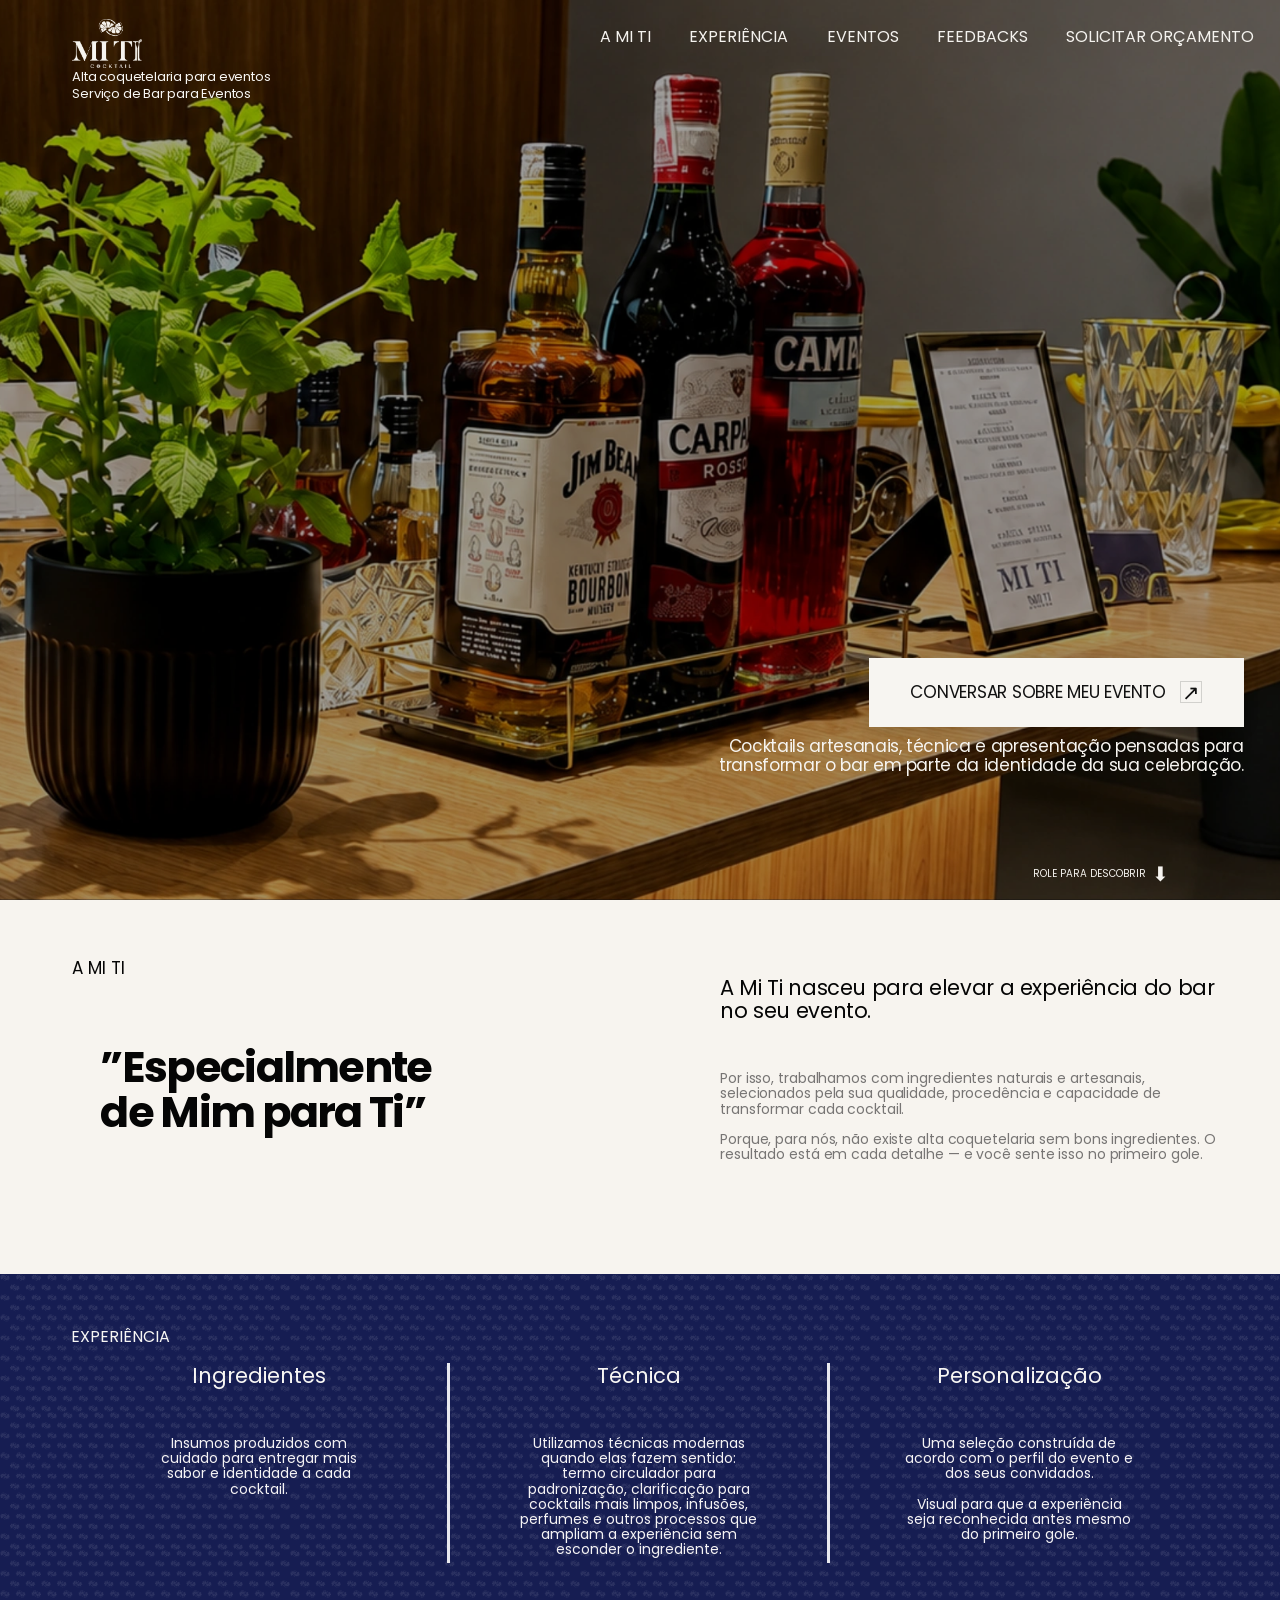
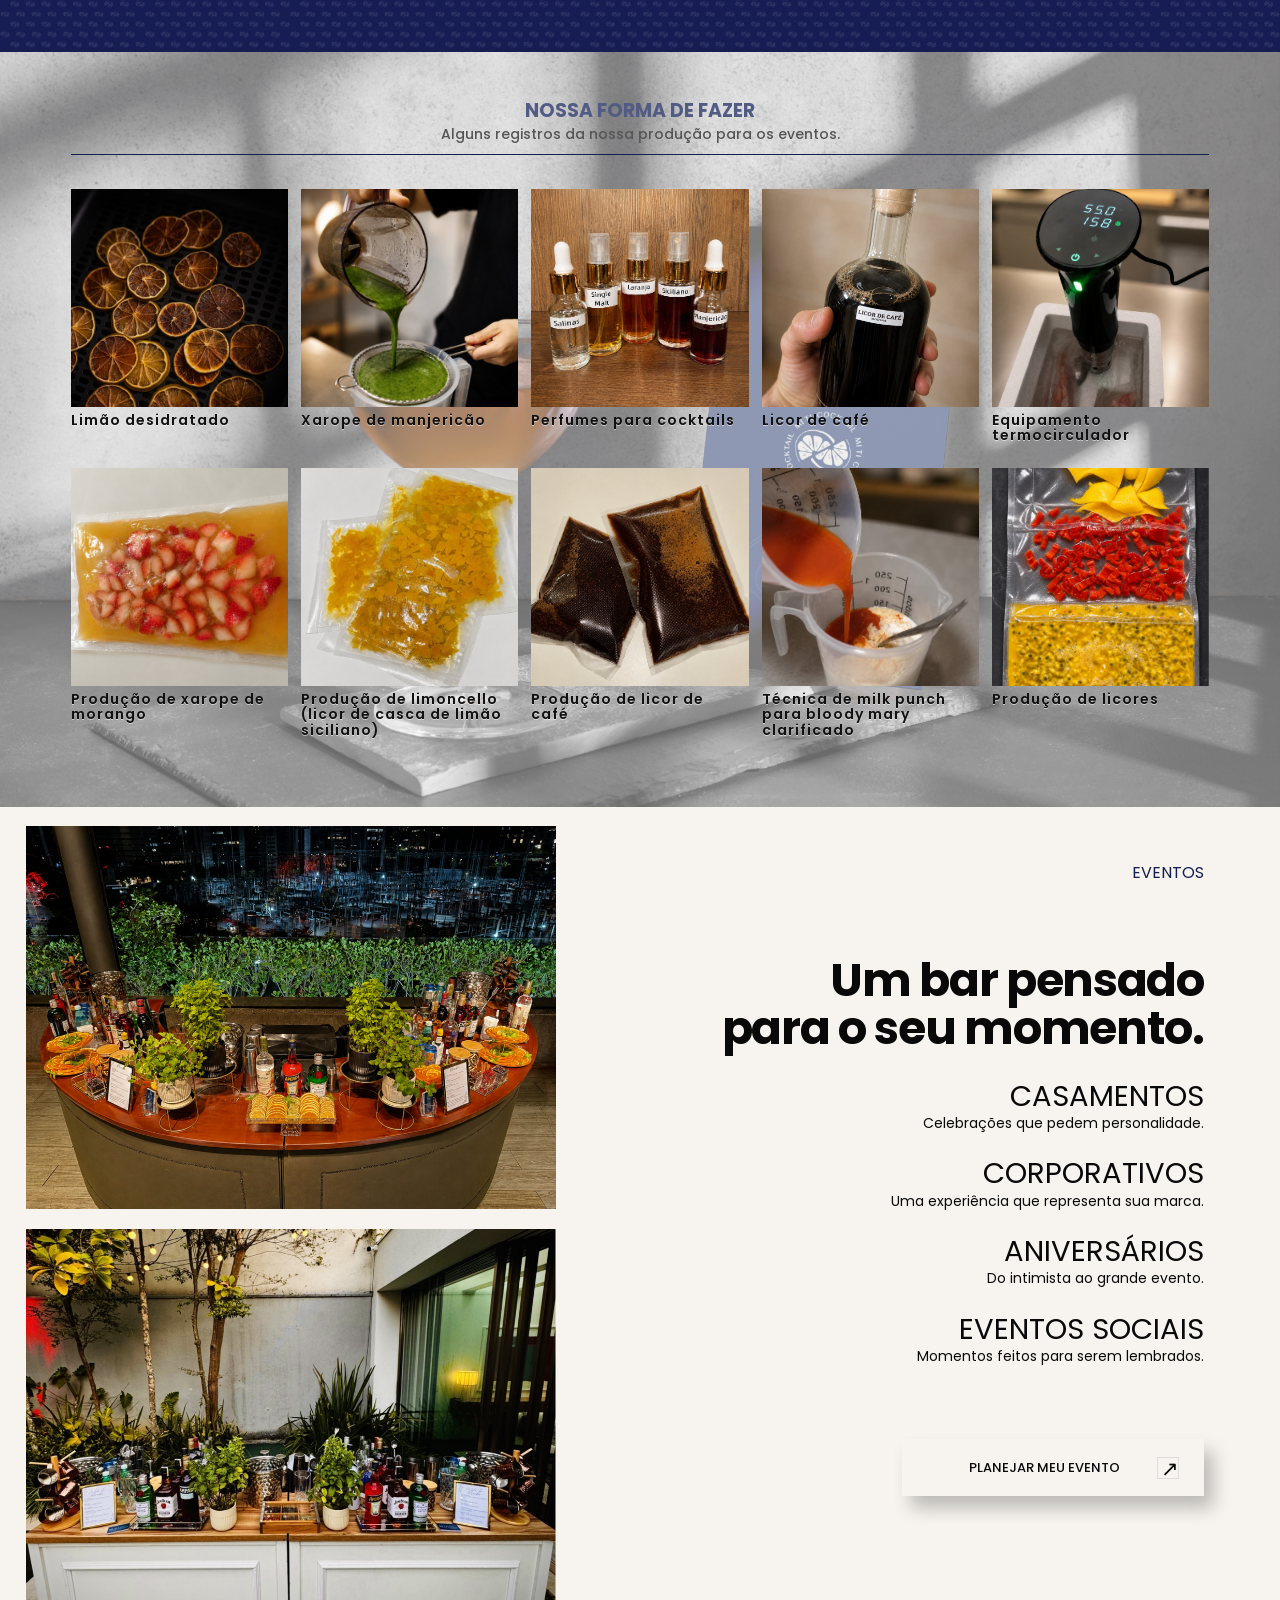
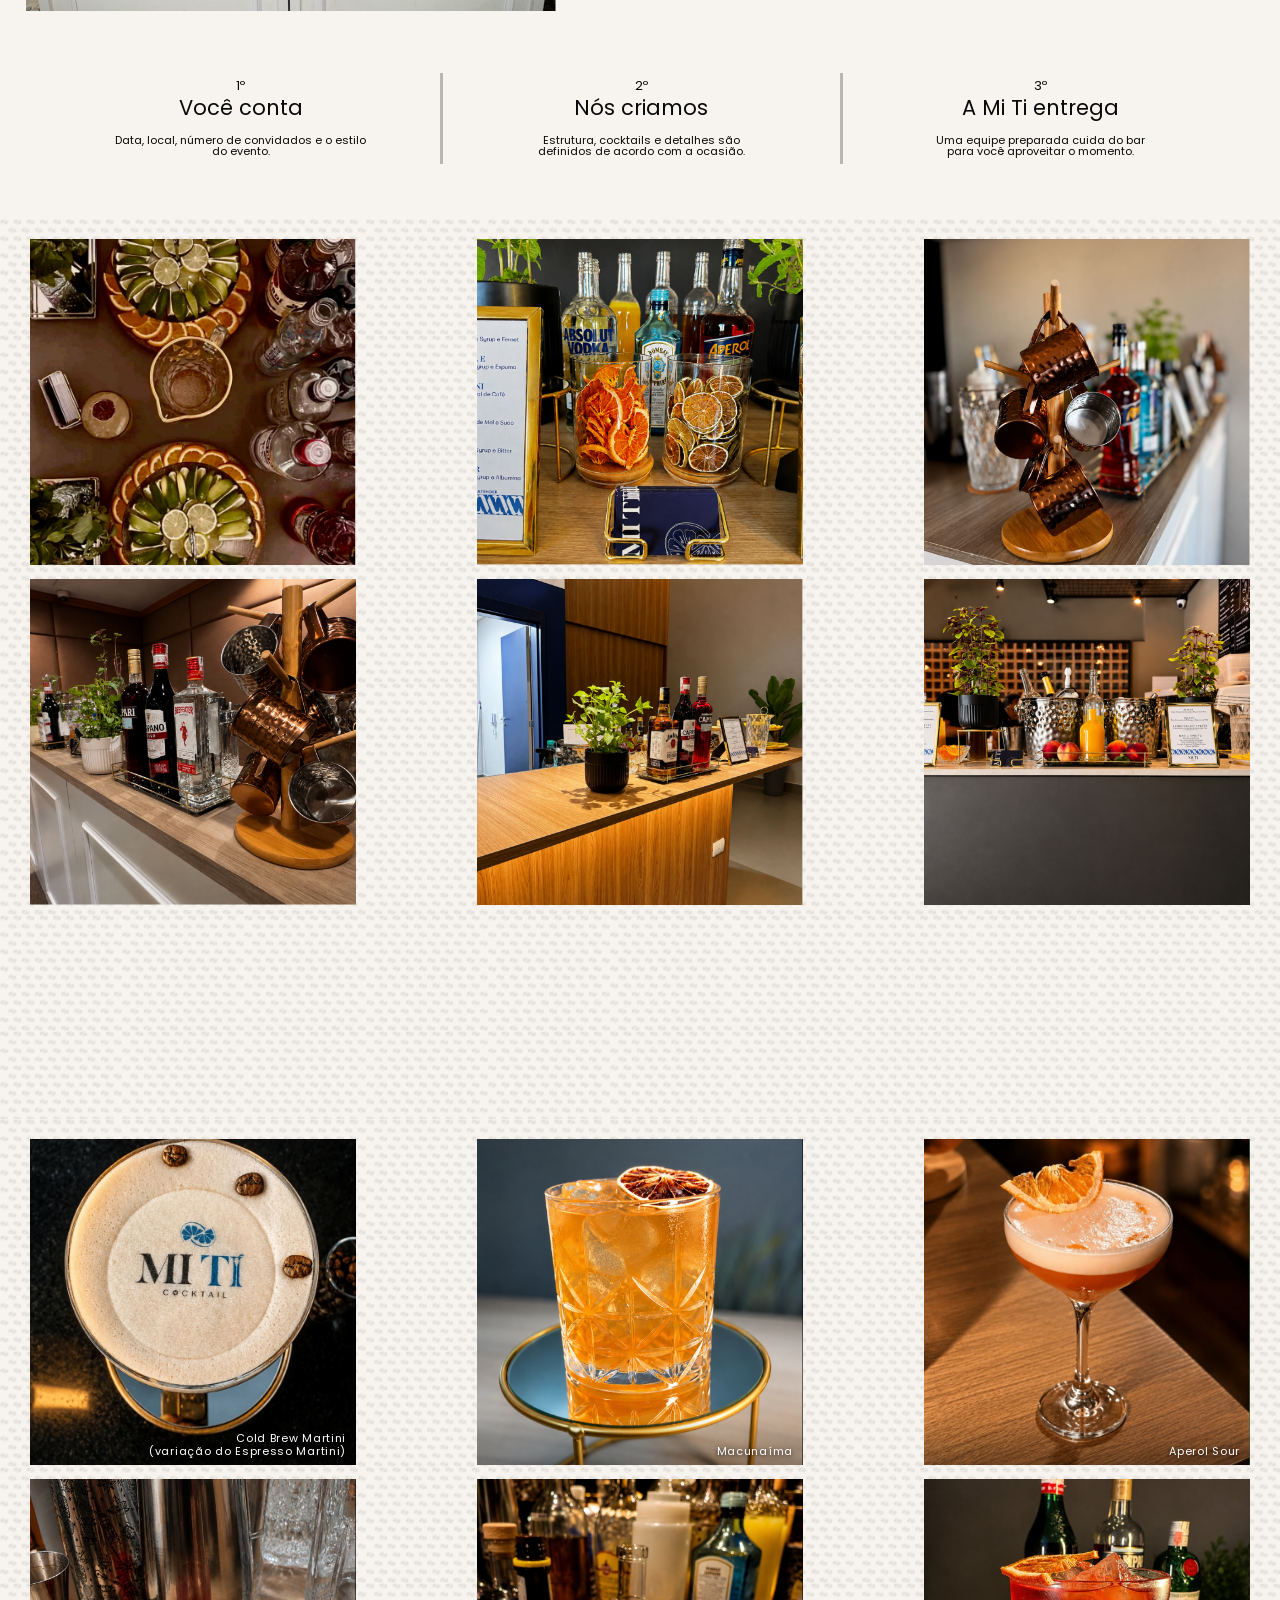
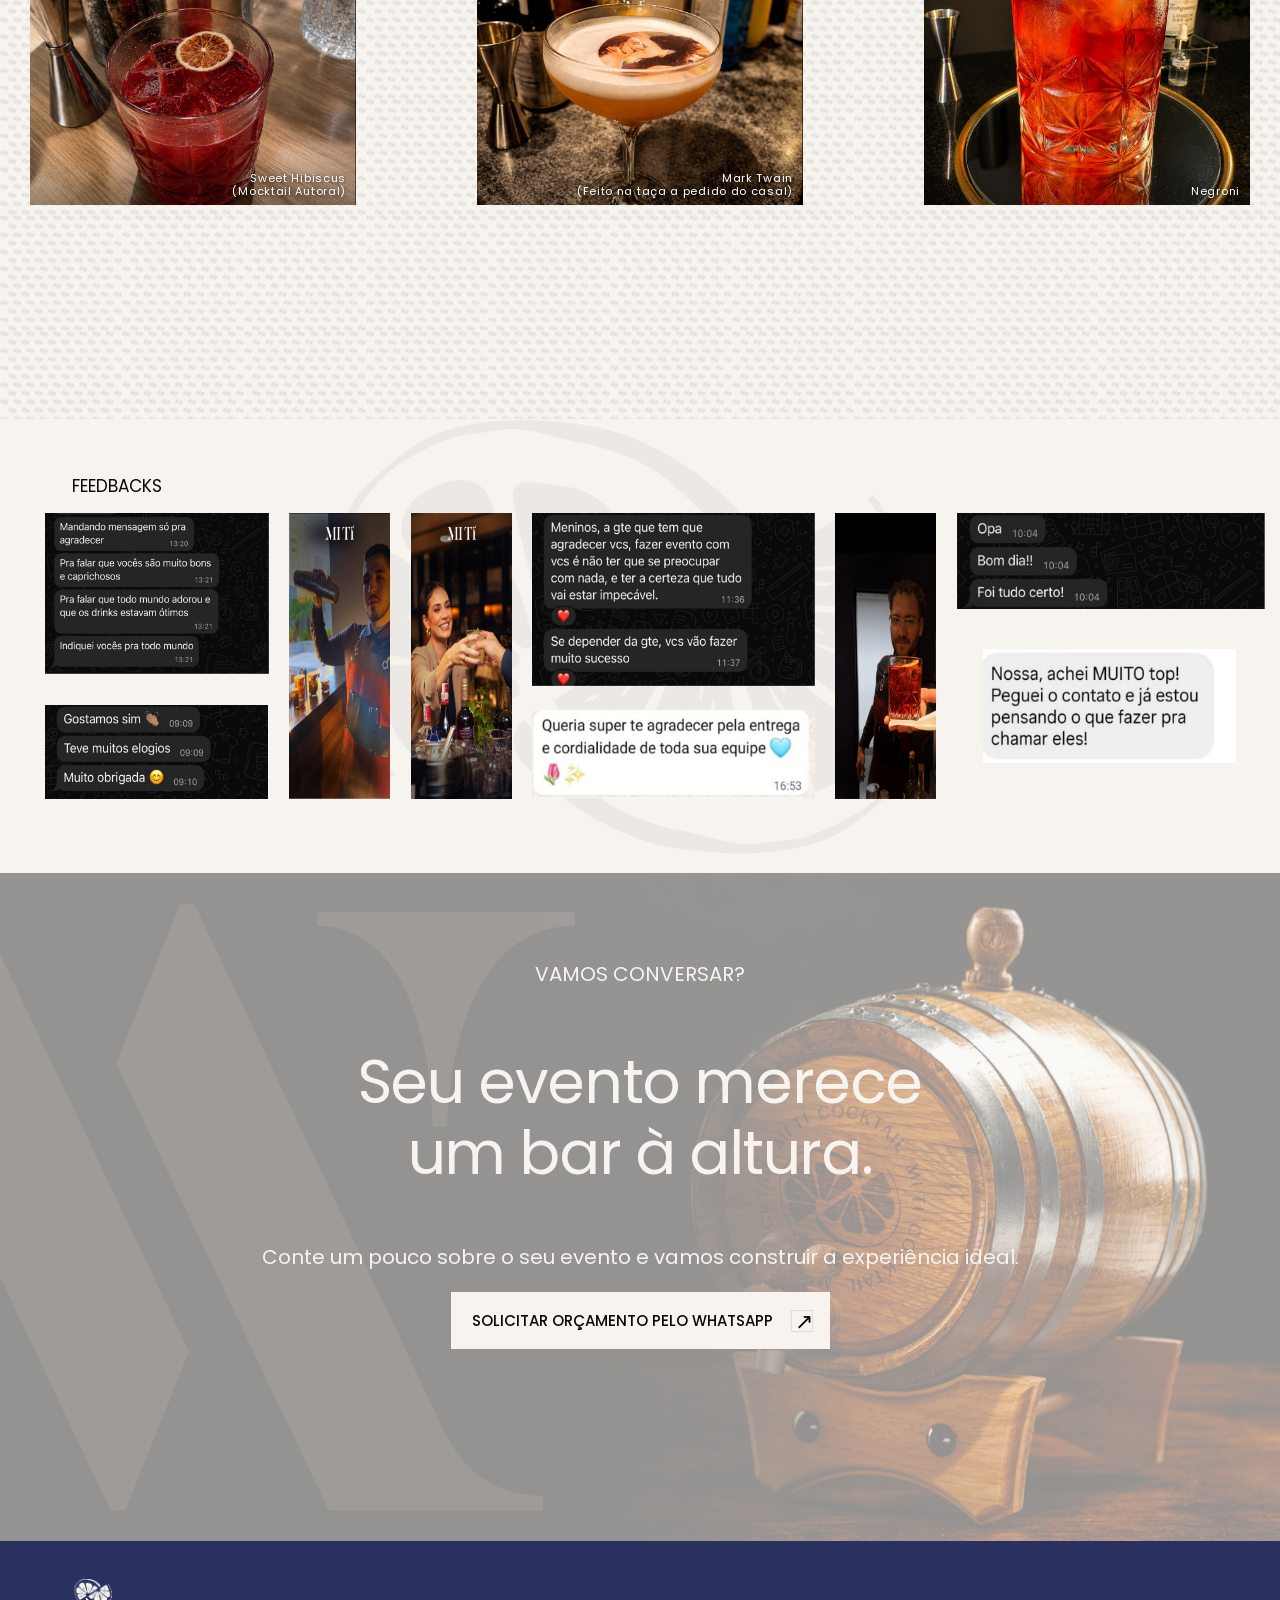
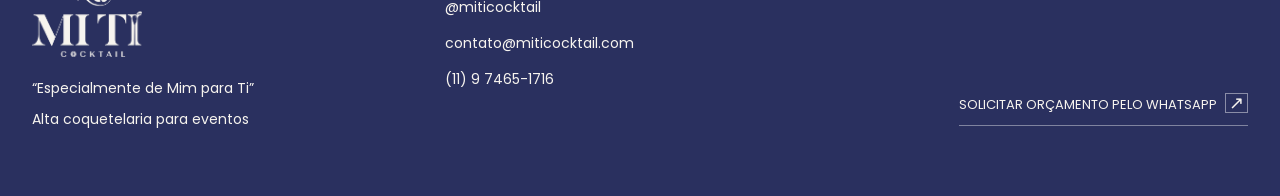
<file: index.html>
<!doctype html>
<html lang="pt-BR">
<head>
<!-- Google tag (gtag.js) -->
<script async src="https://www.googletagmanager.com/gtag/js?id=G-0N30VMMDWY"></script>
<script>
  window.dataLayer = window.dataLayer || [];
  function gtag(){dataLayer.push(arguments);}
  gtag('js', new Date());

  gtag('config', 'G-0N30VMMDWY');
</script>  
  <meta charset="utf-8">
  <meta name="viewport" content="width=device-width, initial-scale=1">
 <meta name="description" content="Serviço de bar para casamentos, eventos corporativos e celebrações. Alta coquetelaria, cocktails autorais, insumos artesanais e experiências personalizadas para tornar seu evento inesquecível.">
  <meta name="theme-color" content="#f7f4ef">
<title>Mi Ti Cocktail | Bar para Eventos em São Paulo</title>
<link rel="icon" href="/assets/favicon.ico" sizes="any">
<link rel="icon" type="image/png" sizes="48x48" href="/assets/favicon-48.png">
<link rel="icon" type="image/png" sizes="32x32" href="/assets/favicon-32.png">
<link rel="apple-touch-icon" href="/assets/favicon.png">

<meta property="og:type" content="website">
<meta property="og:title" content="Mi Ti Cocktail | Bar para Eventos em São Paulo">
<meta property="og:description" content="Serviço de bar para casamentos, eventos corporativos e celebrações. Alta coquetelaria, cocktails autorais e experiências personalizadas.">
<meta property="og:image" content="https://miticocktail.com/assets/og-image.jpg">
<meta property="og:image:width" content="1200">
<meta property="og:image:height" content="630">
<meta property="og:url" content="https://miticocktail.com/">
  <link rel="preconnect" href="https://fonts.googleapis.com">
  <link rel="preconnect" href="https://fonts.gstatic.com" crossorigin>
  <link href="https://fonts.googleapis.com/css2?family=Poppins:wght@300;400;500;600;700&display=swap" rel="stylesheet">
  <link rel="stylesheet" href="style.css">
  <script type="application/ld+json">
  {
    "@context": "https://schema.org",
    "@type": "Organization",
    "@id": "https://miticocktail.com/#organization",
    "name": "Mi Ti Cocktail",
    "url": "https://miticocktail.com/",
    "logo": "https://miticocktail.com/assets/logo-miti.png",
    "description": "Serviço de bar para eventos com alta coquetelaria, cocktails clássicos e autorais, ingredientes naturais, xaropes artesanais, infusões e licores produzidos pela equipe.",
    "telephone": "+55-11-97465-1716",
    "email": "contato@miticocktail.com",
    "sameAs": [
      "https://www.instagram.com/miticocktail/"
    ],
    "contactPoint": {
      "@type": "ContactPoint",
      "contactType": "Orçamentos e atendimento",
      "telephone": "+55-11-97465-1716",
      "email": "contato@miticocktail.com",
      "availableLanguage": "Portuguese"
    }
  }
  </script>
</head>
<body>
  <main>
    <section class="hero" id="inicio" aria-label="Mi Ti Cocktail — alta coquetelaria para eventos">
      <div class="hero-photo" role="img" aria-label="Bar Mi Ti Cocktail com garrafas, plantas e utensílios sobre balcão de madeira"></div>
      <div class="shade"></div>

      <header class="header">
        <a class="brand" href="#inicio" aria-label="Mi Ti Cocktail — início">
          <img src="assets/logo-miti.png" alt="Mi Ti Cocktail">
          <span>Alta coquetelaria para eventos</span>
<h1>Serviço de Bar para Eventos</h1>
</a>

        <button class="menu-toggle" type="button" aria-label="Abrir menu" aria-expanded="false">
          <span></span><span></span><span></span>
        </button>

        <nav class="nav" aria-label="Navegação principal">
          <a href="#a-mi-ti">A MI TI</a>
          <a href="#experiencia">EXPERIÊNCIA</a>
          <a href="#eventos">EVENTOS</a>
          <a href="#feedbacks">FEEDBACKS</a>
          <a href="https://wa.me/5511974651716?text=Ol%C3%A1%21%20Gostaria%20de%20solicitar%20um%20or%C3%A7amento." target="_blank" rel="noopener">SOLICITAR ORÇAMENTO</a>
        </nav>
      </header>

      <div class="hero-copy">
        <a class="hero-cta" href="https://wa.me/5511974651716?text=Ol%C3%A1%21%20Gostaria%20de%20conversar%20sobre%20meu%20evento." target="_blank" rel="noopener">
          <span>CONVERSAR SOBRE MEU EVENTO</span><span class="external" aria-hidden="true">↗</span>
        </a>
        <p>Cocktails artesanais, técnica e apresentação pensadas para<br class="desktop-break">
          transformar o bar em parte da identidade da sua celebração.</p>
      </div>

      <a class="scroll-cue" href="#a-mi-ti">ROLE PARA DESCOBRIR <span aria-hidden="true">⬇</span></a>
    </section>

    <section class="about" id="a-mi-ti" aria-label="A Mi Ti">
      <div class="about-label">A MI TI</div>
      <h2>”Especialmente<br>de Mim para Ti”</h2>
      <div class="about-copy">
        <p class="about-lead">A Mi Ti nasceu para elevar a experiência do bar<br class="wide-break"> no seu evento.</p>
        <div class="about-body">
          <p>Por isso, trabalhamos com ingredientes naturais e artesanais,<br class="wide-break"> selecionados pela sua qualidade, procedência e capacidade de<br class="wide-break"> transformar cada cocktail.</p>
          <p>Porque, para nós, não existe alta coquetelaria sem bons ingredientes. O<br class="wide-break"> resultado está em cada detalhe — e você sente isso no primeiro gole.</p>
        </div>
      </div>
    </section>

    <section class="experience" id="experiencia" aria-label="Experiência e produção artesanal">
      <div class="experience-intro">
        <div class="experience-label">EXPERIÊNCIA</div>
        <h2 class="sr-only">Coquetelaria artesanal, técnica e personalização para eventos</h2>
        <div class="experience-pillars">
          <article>
            <h3>Ingredientes</h3>
            <p>Insumos produzidos com<br>cuidado para entregar mais<br>sabor e identidade a cada<br>cocktail.</p>
          </article>
          <article>
            <h3>Técnica</h3>
            <p>Utilizamos técnicas modernas<br>quando elas fazem sentido:<br>termo circulador para<br>padronização, clarificação para<br>cocktails mais limpos, infusões,<br>perfumes e outros processos que<br>ampliam a experiência sem<br>esconder o ingrediente.</p>
          </article>
          <article>
            <h3>Personalização</h3>
            <p>Uma seleção construída de<br>acordo com o perfil do evento e<br>dos seus convidados.<br><br>Visual para que a experiência<br>seja reconhecida antes mesmo<br>do primeiro gole.</p>
          </article>
        </div>
      </div>
      <div class="production-gallery">
        <div class="production-title">
          <h2>NOSSA FORMA DE FAZER</h2>
          <p>Alguns registros da nossa produção para os eventos.</p>
        </div>
        <div class="production-photos">
          <figure><img src="assets/production_lime.png" alt="Limão desidratado"><figcaption>Limão desidratado</figcaption></figure>
          <figure><img src="assets/production_basil.png" alt="Xarope de manjericão"><figcaption>Xarope de manjericão</figcaption></figure>
          <figure><img src="assets/production_perfumes.png" alt="Perfumes para cocktails"><figcaption>Perfumes para cocktails</figcaption></figure>
          <figure><img src="assets/production_coffee.png" alt="Licor de café"><figcaption>Licor de café</figcaption></figure>
          <figure><img src="assets/production_sousvide.png" alt="Equipamento termocirculador"><figcaption>Equipamento<br>termocirculador</figcaption></figure>
          <figure><img src="assets/production_strawberry.png" alt="Produção de xarope de morango"><figcaption>Produção de xarope de<br>morango</figcaption></figure>
          <figure><img src="assets/production_limoncello.png" alt="Produção de limoncello"><figcaption>Produção de limoncello<br>(licor de casca de limão<br>siciliano)</figcaption></figure>
          <figure><img src="assets/production_liqueur.png" alt="Produção de licor de café"><figcaption>Produção de licor de<br>café</figcaption></figure>
          <figure><img src="assets/production_milk.png" alt="Técnica de milk punch"><figcaption>Técnica de milk punch<br>para bloody mary<br>clarificado</figcaption></figure>
          <figure><img src="assets/production_fruits.png" alt="Produção de licores"><figcaption>Produção de licores</figcaption></figure>
        </div>
      </div>
    </section>

    <section class="events-page" id="eventos" aria-label="Eventos">
      <div class="events-main">
        <div class="events-images">
          <img src="assets/evento_casamento.png" alt="Bar Mi Ti montado em evento com vista para a cidade">
          <img src="assets/evento_social.png" alt="Bar Mi Ti montado em ambiente de jardim">
        </div>
        <div class="events-content">
          <div class="events-label">EVENTOS</div>
          <h2>Um bar pensado<br>para o seu momento.</h2>
          <div class="event-types">
            <article><h3>CASAMENTOS</h3><p>Celebrações que pedem personalidade.</p></article>
            <article><h3>CORPORATIVOS</h3><p>Uma experiência que representa sua marca.</p></article>
            <article><h3>ANIVERSÁRIOS</h3><p>Do intimista ao grande evento.</p></article>
            <article><h3>EVENTOS SOCIAIS</h3><p>Momentos feitos para serem lembrados.</p></article>
          </div>
          <a class="events-cta" href="https://wa.me/5511974651716?text=Ol%C3%A1%21%20Gostaria%20de%20planejar%20meu%20evento." target="_blank" rel="noopener">
            <span>PLANEJAR MEU EVENTO</span><span class="external" aria-hidden="true">↗</span>
          </a>
        </div>
      </div>
      <div class="events-steps">
        <article><span class="step-number">1º</span><h3>Você conta</h3><p>Data, local, número de convidados e o estilo<br>do evento.</p></article>
        <article><span class="step-number">2º</span><h3>Nós criamos</h3><p>Estrutura, cocktails e detalhes são<br>definidos de acordo com a ocasião.</p></article>
        <article><span class="step-number">3º</span><h3>A Mi Ti entrega</h3><p>Uma equipe preparada cuida do bar<br>para você aproveitar o momento.</p></article>
      </div>
    </section>

    <section class="applications-gallery" id="aplicacoes" aria-label="Aplicações e montagens da Mi Ti Cocktail">
      <div class="applications-grid">
        <img src="assets/gallery-cocktail-top.png" alt="Composição de cocktails e ingredientes vista de cima">
        <img src="assets/gallery-menu-brand.png" alt="Menu e identidade visual Mi Ti Cocktail no bar">
        <img src="assets/gallery-tools.png" alt="Utensílios de bar em suporte de madeira">
        <img src="assets/gallery-bar-tools.png" alt="Montagem de bar com utensílios e bebidas">
        <img src="assets/gallery-bar-counter.png" alt="Balcão de bar Mi Ti Cocktail">
        <img src="assets/gallery-event-bar.png" alt="Estrutura de bar montada para evento">
      </div>
    </section>

    <section class="cocktails-gallery" id="cocktails" aria-label="Cocktails Mi Ti">
      <div class="cocktails-grid">
        <figure><img src="assets/cocktail-negroni.jpg" alt="Cold Brew Martini"><figcaption>Cold Brew Martini<span>(variação do Espresso Martini)</span></figcaption></figure>
        <figure><img src="assets/cocktail-cold-brew.jpg" alt="Macunaíma"><figcaption>Macunaíma</figcaption></figure>
        <figure><img src="assets/cocktail-macunaima.jpg" alt="Aperol Sour"><figcaption>Aperol Sour</figcaption></figure>
        <figure><img src="assets/cocktail-aperol-sour.jpg" alt="Sweet Hibiscus"><figcaption>Sweet Hibiscus<span>(Mocktail Autoral)</span></figcaption></figure>
        <figure><img src="assets/cocktail-sweet-hibiscus.jpg" alt="Mark Twain"><figcaption>Mark Twain<span>(Feito na taça a pedido do casal)</span></figcaption></figure>
        <figure><img src="assets/cocktail-mark-twain.jpg" alt="Negroni"><figcaption>Negroni</figcaption></figure>
      </div>
    </section>

    <section class="feedbacks-page" id="feedbacks" aria-label="Feedbacks de clientes da Mi Ti Cocktail">
      <div class="feedbacks-watermark" aria-hidden="true"></div>
      <h2 class="feedbacks-title">FEEDBACKS</h2>
      <div class="feedback-item feedback-left-main"><img src="assets/feedback-left-main.png" alt="Mensagem de cliente agradecendo e elogiando os cocktails da Mi Ti"></div>
      <div class="feedback-item feedback-left-bottom"><img src="assets/feedback-left-bottom.png" alt="Cliente comenta que recebeu muitos elogios e agradece"></div>
      <div class="feedback-item feedback-bartender"><img src="assets/feedback-bartender.png" alt="Bartender da Mi Ti preparando um cocktail"></div>
      <div class="feedback-item feedback-guest"><img src="assets/feedback-guest.png" alt="Convidada brindando em evento com a Mi Ti"></div>
      <div class="feedback-item feedback-center-main"><img src="assets/feedback-center-main.png" alt="Mensagem de casal agradecendo à equipe Mi Ti"></div>
      <div class="feedback-item feedback-center-reply"><img src="assets/feedback-center-reply.png" alt="Mensagem de agradecimento pela entrega e cordialidade da equipe"></div>
      <div class="feedback-item feedback-bartender-cocktail"><img src="assets/feedback-bartender-cocktail.png" alt="Bartender segurando cocktail preparado pela Mi Ti"></div>
      <div class="feedback-item feedback-right-top"><img src="assets/feedback-right-top.png" alt="Cliente confirma que deu tudo certo no evento"></div>
      <div class="feedback-item feedback-right-reply"><img src="assets/feedback-right-reply.png" alt="Cliente elogia a experiência e demonstra interesse em contratar novamente"></div>
    </section>

    <section class="contact-page" id="contato" aria-label="Contato e orçamento">
      <div class="contact-hero">
        <div class="contact-shade"></div>
        <div class="contact-content">
          <p class="contact-eyebrow">VAMOS CONVERSAR?</p>
          <h2>Seu evento merece<br>um bar à altura.</h2>
          <p class="contact-description">Conte um pouco sobre o seu evento e vamos construir a experiência ideal.</p>
          <a class="contact-button" href="https://wa.me/5511974651716?text=Ol%C3%A1%21%20Gostaria%20de%20solicitar%20um%20or%C3%A7amento%20para%20meu%20evento." target="_blank" rel="noopener">
            <span>SOLICITAR ORÇAMENTO PELO WHATSAPP</span><span class="external" aria-hidden="true">↗</span>
          </a>
        </div>
      </div>
      <footer class="contact-footer">
        <div class="contact-brand">
          <img src="assets/logo-miti.png" alt="Mi Ti Cocktail">
          <p>“Especialmente de Mim para Ti”</p>
          <p>Alta coquetelaria para eventos</p>
        </div>
        <div class="contact-details">
          <a href="https://instagram.com/miticocktail" target="_blank" rel="noopener">@miticocktail</a>
          <a href="mailto:contato@miticocktail.com">contato@miticocktail.com</a>
          <a href="tel:+5511974651716">(11) 9 7465-1716</a>
        </div>
        <a class="footer-cta" href="https://wa.me/5511974651716?text=Ol%C3%A1%21%20Gostaria%20de%20solicitar%20um%20or%C3%A7amento%20para%20meu%20evento." target="_blank" rel="noopener">
          SOLICITAR ORÇAMENTO PELO WHATSAPP <span aria-hidden="true">↗</span>
        </a>
      </footer>
    </section>
  </main>
  <script>
    const toggle = document.querySelector('.menu-toggle');
    const nav = document.querySelector('.nav');
    toggle.addEventListener('click', () => {
      const open = nav.classList.toggle('is-open');
      toggle.setAttribute('aria-expanded', String(open));
    });
    nav.querySelectorAll('a').forEach(link => link.addEventListener('click', () => {
      nav.classList.remove('is-open');
      toggle.setAttribute('aria-expanded', 'false');
    }));
  </script>
</body>
</html>
</file>
<file: style.css>
* { box-sizing: border-box; }
:root {
  --poppins: "Poppins", Arial, sans-serif;
  --white: #f8f7f4;
}
html { scroll-behavior: smooth; }
body { margin: 0; font-family: var(--poppins); background: #111; }
.hero {
  position: relative;
  width: 100%;
  min-height: 100svh;
  height: 100vh;
  overflow: hidden;
  color: var(--white);
  isolation: isolate;
  background: #171717;
}
.hero-photo {
  position: absolute;
  z-index: -3;
  inset: 0;
  background-image: url("assets/capa.webp");
  background-size: cover;
  background-position: center center;
  transform: scale(1.001);
}
.shade {
  position: absolute;
  z-index: -2;
  inset: 0;
  background: rgba(0,0,0,.36);
}
.header {
  position: absolute;
  z-index: 5;
  top: 0;
  left: 0;
  width: 100%;
  min-height: 100px;
  padding: 19px 2.0% 0 5.65%;
  display: flex;
  align-items: flex-start;
  justify-content: space-between;
}
.brand {
  display: flex;
  flex-direction: column;
  align-items: flex-start;
  width: 200px;
  color: var(--white);
  text-decoration: none;
}
.brand img {
  display: block;
  width: 108px;
  height: 49px;
  object-fit: contain;
  object-position: left top;
}
.brand span {
  margin-top: 1px;
  font-size: 13px;
  line-height: 1.3;
  font-weight: 400;
  letter-spacing: -.2px;
}
.brand h1 {
    margin: 0;
    font-size: 13px;
    line-height: 1.3;
    font-weight: 400;
    letter-spacing: -.2px;
}
.nav {
  display: flex;
  align-items: center;
  gap: clamp(25px, 3vw, 42px);
  padding-top: 7px;
}
.nav a {
  color: #f5f3ef;
  text-decoration: none;
  white-space: nowrap;
  font-size: 16px;
  line-height: 1.4;
  font-weight: 400;
  transition: opacity .2s ease;
}
.nav a:hover { opacity: .72; }
.hero-copy {
  position: absolute;
  right: 2.85%;
  bottom: 13.9%;
  width: min(600px, 48vw);
  text-align: right;
}
.hero-copy p {
  margin: 10px 0 0;
  color: #f7f5f1;
  font-size: 17px;
  font-weight: 400;
  line-height: 1.12;
  letter-spacing: -.35px;
}
.hero-cta {
  display: inline-flex;
  align-items: center;
  justify-content: center;
  gap: 14px;
  min-width: 375px;
  min-height: 69px;
  padding: 0 24px;
  background: #f7f5f1;
  color: #111;
  text-decoration: none;
  font-size: 17px;
  font-weight: 400;
  letter-spacing: -.25px;
  box-shadow: 0 2px 15px rgba(0,0,0,.12);
  transition: background .2s ease, transform .2s ease;
}
.hero-cta:hover { background: #fff; transform: translateY(-2px); }
.external {
  display: inline-grid;
  place-items: center;
  width: 22px;
  height: 22px;
  border: 1px solid rgba(0,0,0,.15);
  font-size: 21px;
  line-height: 1;
}
.scroll-cue {
  position: absolute;
  right: 8.7%;
  bottom: 2.0%;
  display: flex;
  align-items: center;
  gap: 6px;
  color: #f5f3ef;
  text-decoration: none;
  font-size: 10px;
  font-weight: 400;
  line-height: 1;
}
.scroll-cue span { font-size: 20px; line-height: .8; }
.menu-toggle { display: none; }

@media (min-width: 1600px) {
  .header { padding-left: 5.65%; padding-right: 2%; }
  .brand img { width: 120px; height: 54px; }
}
@media (max-width: 900px) {
  .header { padding: 20px 5.5%; }
  .brand img { width: 100px; height: 45px; }
  .menu-toggle {
    display: flex;
    width: 42px;
    height: 42px;
    padding: 10px 7px;
    border: 0;
    background: rgba(0,0,0,.28);
    flex-direction: column;
    justify-content: center;
    gap: 6px;
    cursor: pointer;
  }
  .menu-toggle span { display: block; height: 1px; width: 27px; background: white; }
  .nav {
    display: none;
    position: absolute;
    top: 72px;
    left: 5%;
    right: 5%;
    padding: 22px;
    background: rgba(15,15,15,.96);
    flex-direction: column;
    align-items: flex-start;
    gap: 19px;
  }
  .nav.is-open { display: flex; }
  .nav a { font-size: 13px; }
  .hero-copy { right: 5.5%; bottom: 15%; width: 89%; }
  .hero-copy p { font-size: clamp(13px, 2.2vw, 17px); }
  .hero-cta { min-width: 0; min-height: 57px; font-size: 14px; }
  .scroll-cue { right: 6%; bottom: 3%; }
}
@media (max-width: 560px) {
  .hero { min-height: 680px; height: 100svh; }
  .hero-photo { background-position: 48% center; }
  .shade { background: rgba(0,0,0,.42); }
  .brand img { width: 92px; height: 42px; }
  .brand span { font-size: 11px; }
  .hero-copy { bottom: 17%; right: 5%; width: 90%; }
  .hero-cta { width: 100%; min-height: 55px; justify-content: space-between; padding: 0 17px; font-size: 12px; }
  .hero-copy p { font-size: 12px; line-height: 1.45; }
  .desktop-break { display: none; }
  .scroll-cue { right: 5%; font-size: 9px; }
}


/* PÁGINA 02 — A MI TI: medidas e hierarquia baseadas no layout enviado */
.about {
  position: relative;
  width: 100%;
  min-height: 374px;
  height: 374px;
  background: #f7f4ef;
  color: #050505;
  font-family: var(--poppins);
  overflow: hidden;
}
.about-label {
  position: absolute;
  left: 5.64%;
  top: 15.2%;
  font-size: 17px;
  line-height: 1.3;
  font-weight: 400;
  letter-spacing: 0;
}
.about h2 {
  position: absolute;
  left: 7.85%;
  top: 38.8%;
  margin: 0;
  font-size: clamp(34px, 3.35vw, 46px);
  line-height: 1.04;
  font-weight: 700;
  letter-spacing: -1.7px;
}
.about-copy {
  position: absolute;
  left: 56.25%;
  top: 20.7%;
  width: 39%;
}
.about-lead {
  margin: 0 0 48px;
  font-size: 21px;
  line-height: 1.08;
  font-weight: 400;
  letter-spacing: -.35px;
}
.about-body p {
  margin: 0 0 14px;
  color: #777574;
  font-size: 14px;
  line-height: 1.12;
  font-weight: 400;
  letter-spacing: -.1px;
}
@media (max-width: 900px) {
  .about { height: auto; min-height: 420px; padding: 42px 6vw 48px; display: grid; grid-template-columns: 1fr 1fr; column-gap: 5vw; align-content: start; }
  .about-label,.about h2,.about-copy { position: static; }
  .about-label { grid-column: 1 / -1; margin-bottom: 52px; font-size: 15px; }
  .about h2 { font-size: clamp(30px, 5vw, 42px); letter-spacing: -1.2px; }
  .about-copy { width: auto; }
  .about-lead { font-size: 17px; margin-bottom: 30px; }
  .about-body p { font-size: 12px; line-height: 1.3; }
  .wide-break { display: none; }
}
@media (max-width: 560px) {
  .about { min-height: 0; display: block; padding: 42px 7vw 52px; }
  .about-label { margin-bottom: 48px; }
  .about h2 { font-size: 37px; line-height: 1.03; margin-bottom: 42px; }
  .about-copy { width: 100%; }
  .about-lead { font-size: 18px; line-height: 1.2; margin-bottom: 30px; }
  .about-body p { font-size: 13px; line-height: 1.35; margin-bottom: 16px; }
}

/* PÁGINA 03 — EXPERIÊNCIA, fiel ao layout de referência enviado */
.experience { width:100%; font-family:var(--poppins); }
.experience-intro {
  position:relative; isolation:isolate; overflow:hidden;
  min-height:378px; padding:55px 5.55% 58px;
  color:#f8f7f4; background:#161d52;
}
.experience-intro::before {
  content:""; position:absolute; z-index:-1; inset:0;
  background-image:url("assets/pattern-white.png");
  background-repeat:repeat; background-size:145px auto;
  opacity:.105; pointer-events:none;
}
.experience-label { font-size:16px; font-weight:400; line-height:1; }
.experience-pillars {
  display:grid; grid-template-columns:repeat(3,1fr);
  margin:18px 0 0; min-height:205px; align-items:start;
}
.experience-pillars article {
  min-height:200px; text-align:center; padding:0 3.2%;
  border-right:3px solid rgba(255,255,255,.9);
}
.experience-pillars article:last-child { border-right:0; }
.experience-pillars h3 {
  font-size:21px; line-height:1.2; font-weight:400; margin:0 0 48px;
}
.experience-pillars p {
  font-size:14px; font-weight:400; line-height:1.08; margin:0 auto;
  color:#f6f4f5; max-width:340px;
}
.production-gallery {
  position:relative; padding:48px 5.55% 58px;
  background-image:linear-gradient(rgba(255,255,255,.42),rgba(255,255,255,.42)),url("assets/production-bg.png");
  background-position:center; background-size:cover; background-repeat:no-repeat;
  min-height:755px;
}
.production-title {
  text-align:center; color:#515b84; border-bottom:1px solid #161d52;
  padding:0 0 11px; margin:0 0 34px;
}
.production-title h2 {font-size:19px;line-height:1.2;font-weight:700;margin:0 0 2px}
.production-title p {font-size:14px;line-height:1.3;color:#555;margin:0;font-weight:500}
.production-photos {
  display:grid; grid-template-columns:repeat(5,minmax(0,1fr));
  column-gap:13px; row-gap:24px;
}
.production-photos figure { margin:0; min-width:0; }
.production-photos img {
  display:block; width:100%; height:clamp(180px,17vw,230px);
  object-fit:cover; object-position:center;
}
.production-photos figcaption {
  margin-top:6px; font-size:14px; line-height:1.12;
  font-weight:600; letter-spacing:1px; color:#111; text-shadow:0 1px 0 rgba(255,255,255,.55);
}
@media(max-width:800px) {
 .experience-intro {padding:35px 7vw 38px;min-height:auto}
 .experience-label {font-size:14px}
 .experience-pillars {grid-template-columns:1fr;gap:28px;margin-top:28px}
 .experience-pillars article {border-right:0;border-bottom:1px solid #ffffff80;min-height:0;padding:0 0 24px}
 .experience-pillars article:last-child {border-bottom:0;padding-bottom:0}
 .experience-pillars h3 {font-size:20px;margin-bottom:18px}
 .experience-pillars p {font-size:13px;line-height:1.35}
 .production-gallery {padding:36px 5vw 45px;min-height:0}
 .production-title {margin-bottom:22px}
 .production-title h2 {font-size:16px}
 .production-title p {font-size:12px}
 .production-photos {grid-template-columns:repeat(2,minmax(0,1fr));gap:20px 12px}
 .production-photos img {height:clamp(145px,48vw,230px)}
 .production-photos figcaption {font-size:11px;letter-spacing:.6px}
}

/* PÁGINA 04 — EVENTOS */
.events-page {
  background:#f7f4ef;
  color:#090909;
  padding:19px 2.05% 55px;
  min-height:992px;
  font-family:'Poppins',sans-serif;
}
.events-main {
  display:grid;
  grid-template-columns: minmax(0, 1fr) minmax(0, 1.15fr);
  column-gap:7.3%;
  align-items:start;
}
.events-images { display:flex; flex-direction:column; gap:20px; }
.events-images img {
  width:100%; height:auto; aspect-ratio:491 / 355;
  object-fit:cover; display:block;
}
.events-content { position:relative; min-height:735px; text-align:right; padding:34px 8.2% 0 0; }
.events-label { color:#161d52; font-size:16px; font-weight:400; }
.events-content h2 {
  font-family:'Poppins',sans-serif; font-size:46px; line-height:1.04;
  font-weight:700; letter-spacing:-1.3px; margin:72px 0 27px;
}
.event-types { display:flex; flex-direction:column; gap:25px; }
.event-types article h3 {
  font-size:29px; line-height:1.12; font-weight:400; margin:0;
}
.event-types article p { font-size:14px; line-height:1.3; font-weight:400; margin:2px 0 0; }
.events-cta {
  display:flex; align-items:center; justify-content:space-between; gap:26px;
  width:302px; min-height:57px; margin:74px 0 0 auto; padding:0 25px 0 67px;
  background:#f7f4ef; color:#090909; box-shadow:9px 12px 17px rgba(0,0,0,.24);
  font-size:13px; font-weight:500; text-decoration:none;
}
.events-cta .external {font-size:21px;line-height:1;border:1px solid #ddd;padding:0 3px}
.events-steps {
  display:grid; grid-template-columns:repeat(3,1fr);
  margin:62px 1.2% 0; text-align:center; align-items:center;
}
.events-steps article {min-height:91px;display:flex;flex-direction:column;align-items:center;justify-content:center}
.events-steps article + article {border-left:3px solid #b9b7b4}
.events-steps .step-number {font-size:13px;line-height:1;margin-bottom:3px}
.events-steps h3 {font-size:21px;line-height:1.2;font-weight:400;margin:0 0 14px}
.events-steps p {font-size:11px;line-height:1.08;font-weight:400;margin:0}
@media(max-width:800px) {
 .events-page {padding:28px 6vw 45px;min-height:0}
 .events-main {grid-template-columns:1fr;gap:32px}
 .events-images {gap:14px}
 .events-content {min-height:0;text-align:center;padding:0 0 10px}
 .events-label {text-align:right;font-size:13px}
 .events-content h2 {font-size:35px;margin:35px 0 28px}
 .event-types {gap:21px}
 .event-types article h3 {font-size:23px}
 .event-types article p {font-size:12px}
 .events-cta {margin:35px auto 0;width:min(100%,302px);padding:0 22px}
 .events-steps {grid-template-columns:1fr;margin:42px 0 0;gap:18px}
 .events-steps article {min-height:82px}
 .events-steps article + article {border-left:0;border-top:1px solid #b9b7b4;padding-top:18px}
 .events-steps h3 {font-size:19px;margin-bottom:8px}
}


/* Página 05 — Aplicações e montagens */
.applications-gallery {
  min-height: 100vh;
  padding: 20px 2.35vw 36px;
  background-color: #f7f4ef;
  background-image: url("assets/pattern-light.png");
  background-repeat: repeat;
  background-size: 122px 116px;
}
.applications-grid {
  display: grid;
  grid-template-columns: repeat(3, minmax(0, 1fr));
  column-gap: 9.45vw;
  row-gap: 14px;
  align-items: start;
}
.applications-grid img {
  display: block;
  width: 100%;
  aspect-ratio: 1 / 1;
  height: auto;
  object-fit: cover;
  object-position: center;
}
@media (max-width: 800px) {
  .applications-gallery { padding: 18px 5vw 28px; background-size: 98px 93px; }
  .applications-grid { grid-template-columns: repeat(2, minmax(0, 1fr)); gap: 12px; }
}
@media (max-width: 480px) {
  .applications-grid { grid-template-columns: 1fr 1fr; gap: 9px; }
  .applications-grid img { aspect-ratio: 1 / 1.08; }
}


/* Página 06 — Cocktails (continuação visual da página 05) */
.cocktails-gallery {
  min-height:100vh; padding:20px 2.35vw 36px;
  background-color:#f7f4ef; background-image:url("assets/pattern-light.png");
  background-repeat:repeat; background-size:122px 116px;
}
.cocktails-grid { display:grid; grid-template-columns:repeat(3,minmax(0,1fr)); column-gap:9.45vw; row-gap:14px; align-items:start; }
.cocktails-grid figure { position:relative; margin:0; overflow:hidden; aspect-ratio:1/1; }
.cocktails-grid img { display:block; width:100%; height:100%; object-fit:cover; object-position:center; }
.cocktails-grid figcaption { position:absolute; right:0; bottom:0; left:0; padding:28px 10px 8px; color:#fff; text-align:right; font-size:11px; line-height:1.15; letter-spacing:.7px; font-weight:400; text-shadow:0 1px 4px rgba(0,0,0,.8); background:linear-gradient(transparent,rgba(0,0,0,.35)); }
.cocktails-grid figcaption span { display:block; }
@media(max-width:800px) { .cocktails-gallery {padding:18px 5vw 28px;background-size:98px 93px;} .cocktails-grid {grid-template-columns:repeat(2,minmax(0,1fr));gap:12px;} }
@media(max-width:480px) { .cocktails-grid {grid-template-columns:1fr 1fr;gap:9px;} .cocktails-grid figure {aspect-ratio:1/1.08;} .cocktails-grid figcaption {font-size:10px;padding:24px 7px 7px;} }


/* PÁGINA 07 — FEEDBACKS: composição baseada no print enviado (1366 × 454) */
.feedbacks-page {
  position: relative;
  isolation: isolate;
  width: 100%;
  height: 454px;
  min-height: 454px;
  overflow: hidden;
  background: #f7f4ef;
  color: #080808;
  font-family: var(--poppins);
}
.feedbacks-watermark {
  position: absolute;
  z-index: -1;
  width: 610px;
  height: 435px;
  left: 25.5%;
  top: 0;
  background: url("assets/feedback-watermark.png") center / contain no-repeat;
  opacity: .12;
  pointer-events: none;
}
.feedbacks-title {
  position: absolute;
  left: 5.65%;
  top: 12.4%;
  margin: 0;
  font-size: 17px;
  line-height: 1.2;
  font-weight: 400;
}
.feedback-item { position: absolute; margin: 0; }
.feedback-item img { display: block; width: 100%; height: 100%; object-fit: fill; }
.feedback-left-main { left: 3.5%; top: 20.7%; width: 17.5%; height: 35.5%; }
.feedback-left-bottom { left: 3.5%; top: 63%; width: 17.4%; height: 20.7%; }
.feedback-bartender { left: 22.6%; top: 20.7%; width: 7.9%; height: 63%; }
.feedback-guest { left: 32.1%; top: 20.7%; width: 7.9%; height: 63%; }
.feedback-center-main { left: 41.6%; top: 20.7%; width: 22.1%; height: 38%; }
.feedback-center-reply { left: 41.6%; top: 64%; width: 22.1%; height: 19.5%; }
.feedback-bartender-cocktail { left: 65.2%; top: 20.7%; width: 7.9%; height: 63%; }
.feedback-right-top { left: 74.8%; top: 20.7%; width: 24%; height: 21%; }
.feedback-right-reply { left: 76.8%; top: 50.7%; width: 19.8%; height: 25%; }
@media (min-width: 1600px) {
  .feedbacks-page { height: 33.26vw; min-height: 454px; }
}
@media (max-width: 900px) {
  .feedbacks-page { height: auto; min-height: 0; padding: 34px 5vw 40px; display: grid; grid-template-columns: repeat(2,minmax(0,1fr)); gap: 14px; overflow: hidden; }
  .feedbacks-watermark { width: 90vw; height: 65vw; left: 5%; top: 7%; }
  .feedbacks-title { position: relative; left: auto; top: auto; grid-column: 1/-1; margin: 0 0 10px; font-size: 16px; }
  .feedback-item { position: relative; left: auto; top: auto; width: auto; height: auto; }
  .feedback-item img { width: 100%; height: auto; object-fit: contain; }
  .feedback-left-main,.feedback-center-main,.feedback-right-top { grid-column: 1/-1; }
  .feedback-bartender,.feedback-guest,.feedback-bartender-cocktail { align-self: stretch; }
  .feedback-bartender img,.feedback-guest img,.feedback-bartender-cocktail img { height: 100%; object-fit: cover; }
  .feedback-left-bottom,.feedback-center-reply,.feedback-right-reply { grid-column: 1/-1; }
}
@media (max-width: 520px) {
  .feedbacks-page { padding: 30px 5vw 34px; gap: 12px; }
  .feedbacks-title { font-size: 15px; }
  .feedback-bartender,.feedback-guest,.feedback-bartender-cocktail { min-height: 230px; }
}

/* Página 08 — contato e orçamento */
.contact-page { background:#f7f4ef; color:#f7f4ef; }
.contact-hero { min-height:668px; height:72vh; max-height:900px; position:relative; display:flex; align-items:flex-start; justify-content:center; overflow:hidden; background:#555 url("assets/contact-barrel.jpg") center center / cover no-repeat; }
.contact-shade { position:absolute; inset:0; background:rgba(247,244,239,.48); }
.contact-content { position:relative; z-index:1; width:min(900px,90%); padding:clamp(72px,9.5vh,120px) 20px 50px; text-align:center; color:#f7f4ef; }
.contact-eyebrow { margin:0 0 58px; font-size:20px; font-weight:400; }
.contact-content h2 { margin:0; font-family:var(--poppins); font-size:clamp(42px,4.7vw,60px); line-height:1.18; font-weight:400; letter-spacing:-1.4px; }
.contact-description { margin:54px auto 20px; font-size:20px; line-height:1.5; }
.contact-button { display:inline-flex; align-items:center; justify-content:space-between; gap:18px; min-height:57px; padding:0 17px 0 21px; background:#f7f4ef; color:#090909; text-decoration:none; font-size:15px; font-weight:500; }
.contact-button .external { font-size:22px; line-height:1; border:1px solid #ddd; padding:0 3px; }
.contact-footer { min-height:255px; padding:38px 2.5vw; display:grid; grid-template-columns:1fr 1fr 1fr; align-items:start; gap:24px; background:rgba(22,29,82,.91); color:#f7f4ef; }
.contact-brand img { width:110px; height:auto; object-fit:contain; margin:0 0 15px; }
.contact-brand p { margin:0 0 11px; font-size:14px; line-height:1.4; }
.contact-details { display:flex; flex-direction:column; gap:15px; padding-top:18px; font-size:14px; }
.contact-details a,.footer-cta { color:inherit; text-decoration:none; }
.footer-cta { align-self:center; justify-self:end; margin-top:82px; padding-bottom:10px; border-bottom:1px solid rgba(255,255,255,.4); font-size:13px; white-space:nowrap; }
.footer-cta span { display:inline-block; border:1px solid rgba(255,255,255,.45); padding:0 3px; margin-left:5px; font-size:18px; line-height:1; }
@media(max-width:800px) {
 .contact-hero { min-height:610px; height:auto; background-position:60% center; }
 .contact-shade { background:rgba(30,30,30,.55); }
 .contact-content { padding:76px 12px 65px; }
 .contact-eyebrow { margin-bottom:48px; font-size:15px; }
 .contact-content h2 { font-size:clamp(39px,9vw,54px); }
 .contact-description { margin:38px auto 24px; font-size:15px; }
 .contact-button { font-size:11px; min-height:53px; }
 .contact-footer { grid-template-columns:1fr; padding:38px 7vw 32px; gap:20px; }
 .contact-brand img { width:100px; }
 .contact-details { padding-top:0; gap:12px; font-size:13px; }
 .footer-cta { justify-self:start; margin-top:10px; white-space:normal; font-size:11px; }
}

/* Título acessível para estrutura sem alterar o visual */
.sr-only {
  position: absolute;
  width: 1px;
  height: 1px;
  padding: 0;
  margin: -1px;
  overflow: hidden;
  clip: rect(0, 0, 0, 0);
  white-space: nowrap;
  border: 0;
}
</file>
